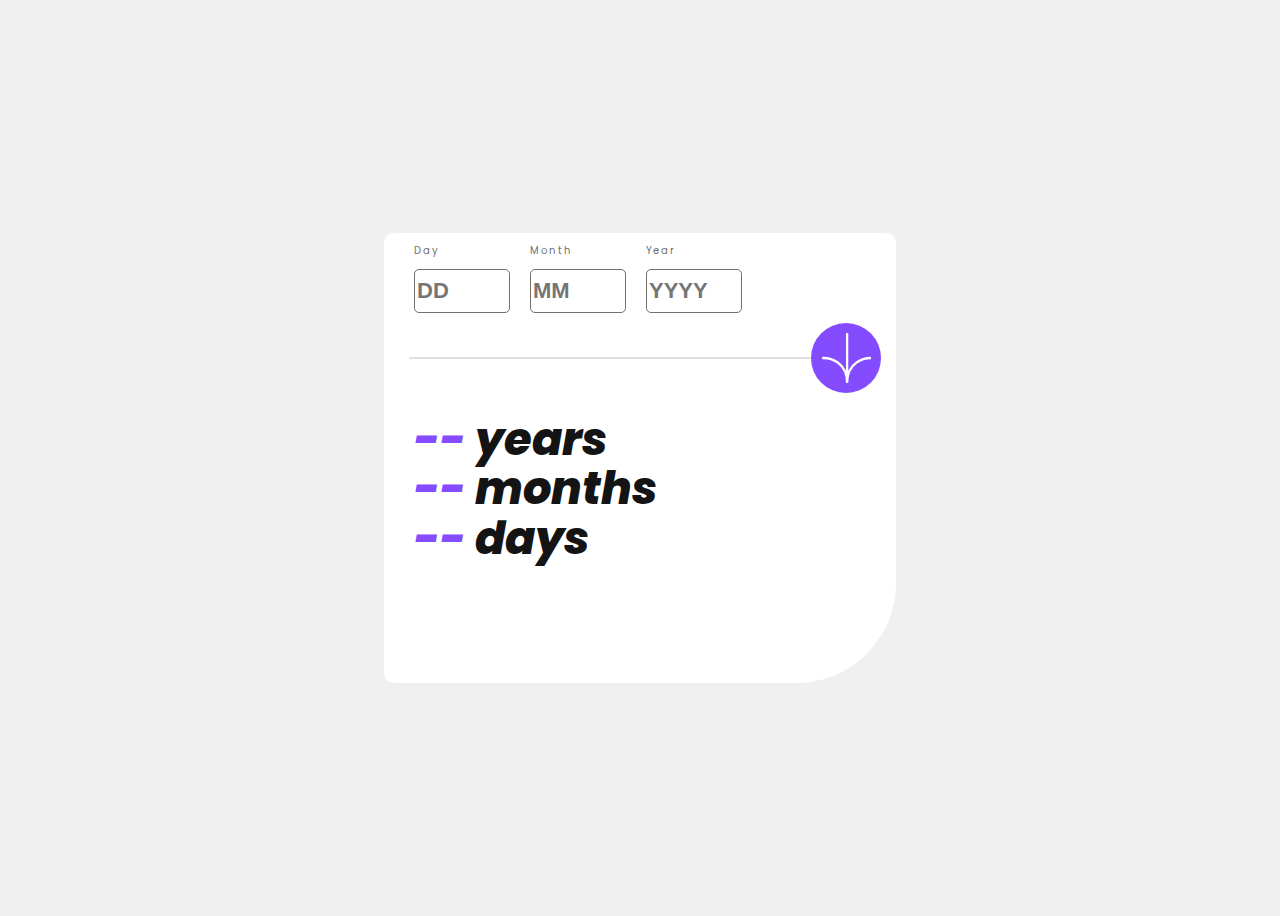
<file: age-calculator-app-main/index.html>
<!DOCTYPE html>
<html lang="en">

<head>
  <meta charset="UTF-8">
  <meta name="viewport" content="width=device-width, initial-scale=1.0">
  <!-- displays site properly based on user's device -->

  <link rel="icon" type="image/png" sizes="32x32" href="./assets/images/favicon-32x32.png">


  <title>Frontend Mentor | Age calculator app</title>

  <style>
    @import url('https://fonts.googleapis.com/css2?family=Poppins:ital,wght@0,100;0,200;0,300;0,400;0,500;0,600;0,700;0,800;0,900;1,100;1,200;1,300;1,400;1,500;1,600;1,700;1,800;1,900&display=swap');

    body {
      font-family: "Poppins", sans-serif;
      display: flex;
      justify-content: center;
      align-items: center;
      background-color: hsl(0, 0%, 94%);
      height: 100vh;
    }

    .container {
      display: flex;
      /* align-items: center; */
      background-color: hsl(0, 0%, 100%);
      min-height: 50vh;
      min-width: 40vw;
      flex-direction: column;
      border-radius: 10px 10px 100px 10px;
    }

    .header {
      display: flex;
      gap: 20px;
      margin-left: 30px;
    }

    .arrow {
      display: flex;
      justify-content: center;
      align-items: center;
      margin-left: 10px;
    }

    .arrow img {
      height: 50px;
      width: 50px;
      background-color: hsl(259, 100%, 65%);
      border-radius: 50%;
      padding: 10px;
      cursor: pointer;
    }


    .line {
      height: 2px;
      width: 80%;
      background-color: #e0e0e0;
    }

    input {
      border-radius: 5px;
      height: 40px;
      width: 90px;
      border: 1px solid hsl(0, 1%, 44%);
      font-size: 22px;
      font-weight: bold;
      cursor: pointer;
    }

    .header p {
      font-size: 10px;
      font-weight: 400;
      color: hsl(0, 1%, 44%);
      letter-spacing: 2px;
    }

    .main {
      font-weight: 800;
      font-size: 2.8rem;
      margin-left: 30px;
      font-style: italic;
      line-height: .3rem;
      color: hsl(0, 0%, 8%);
    }

    span {
      color: hsl(259, 100%, 65%);
    }
    img:hover{
      background-color: rgba(0, 0, 0, 0.792);
    }
    
@media screen and (max-width:600px) {
  input{
    width: 60px;
  }
  .line{
    position: relative;
    margin-top: 30px;
    width: 260px;
  }
  .arrow img{
          position: absolute;
          margin-top: 30px;
  }
  .container{
    min-height: 30vh;
  }
  .arrow{
    padding: 20px;
  }
  p :nth-child(1){
    width:90px;
  }
  p :nth-child(3){
    width: 90px;
  }
  p :nth-child(5){
    width:90px;
  }
  
}

  </style>
</head>

<body>
  <div class="container">
    <div class="header">
      <div class="day">
        <p> Day</p>
        <input class="Iday" type="text" placeholder="DD" required>
        <p> </p>
      </div>

      <div class="month">
        <p> Month</p>
        <input class="Imonth" type="text" placeholder="MM" required>
        <p> </p>
      </div>
      <div class="year">
        <p> Year</p>
        <input class="Iyear" type="text" placeholder="YYYY" required>
        <p> </p>
      </div>
    </div>
    <div class="arrow">
      <div class="line"></div>
      <img src="./assets/images/icon-arrow.svg" alt="">
    </div>
    <div class="main">
      <p><span>--</span> years</p>
      <p><span>--</span> months</p>
      <p><span>--</span> days</p>
    </div>
  </div>

  <script src="./script.js"></script>
</body>

</html>
</file>
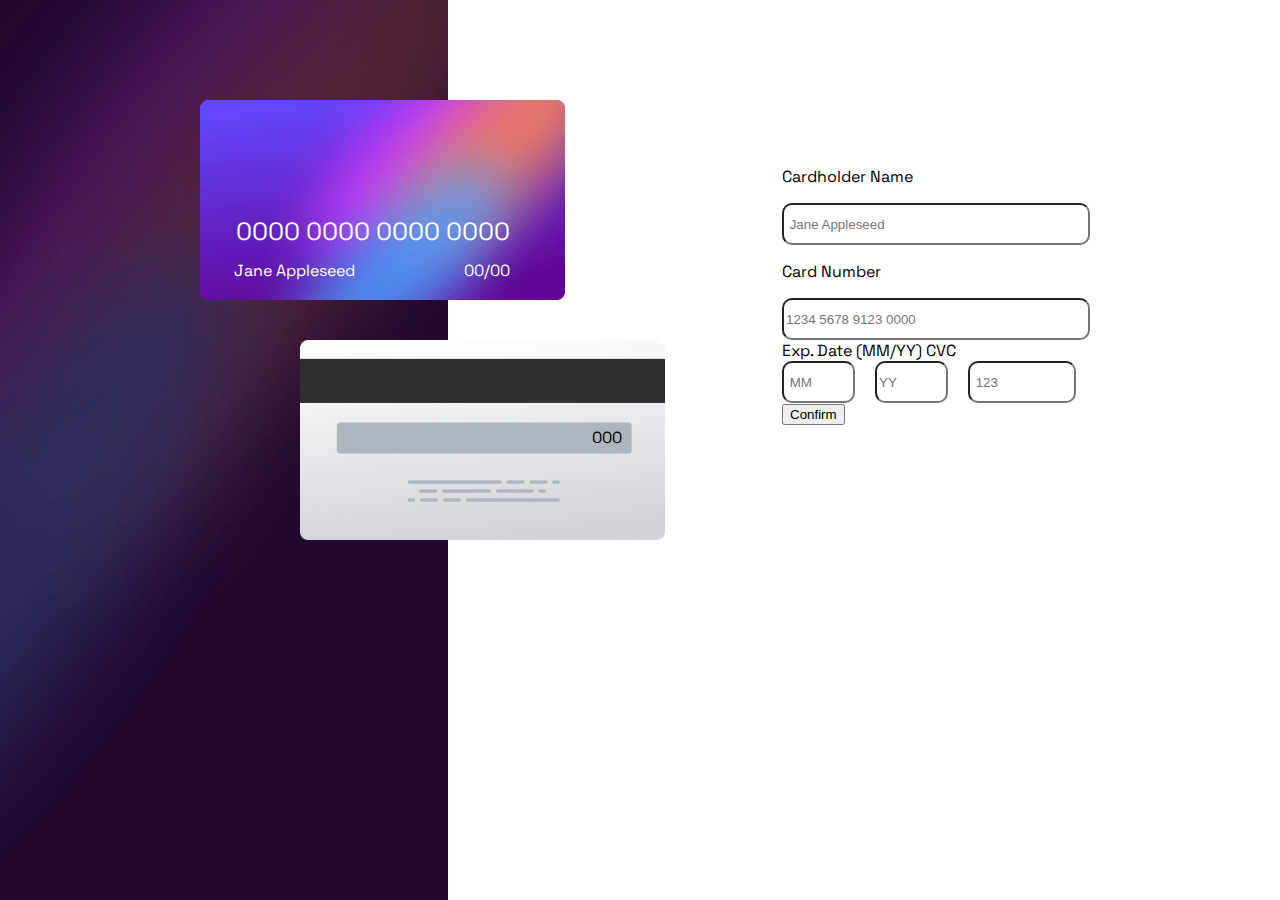
<file: interactive-card-details-form-main/index.html>
<!DOCTYPE html>
<html lang="en">

<head>
  <meta charset="UTF-8">
  <meta name="viewport" content="width=device-width, initial-scale=1.0">
  <!-- displays site properly based on user's device -->

  <link rel="icon" type="image/png" sizes="32x32" href="./images/favicon-32x32.png">

  <title>Frontend Mentor | Interactive card details form</title>
  <style>
    @import url('https://fonts.googleapis.com/css2?family=Space+Grotesk:wght@300..700&display=swap');

    body {
      font-family: "Space Grotesk";
      margin: 0;
      padding: 0;
    }

    .container {
      display: flex;
    }

    .bg {
      position: relative;
      height: 100vh;
      width: 35%;
    }

    .front {
      height: 200px;
      position: absolute;
      top: 100px;
      left: 200px;
    }

    .back {
      height: 200px;
      position: absolute;
      top: 340px;
      left: 300px;

    }

    .cno {
      position: absolute;
      top: 190px;
      left: 236px;
      color: white;
      font-size: 25px;
    }

    .name {
      position: absolute;
      top: 260px;
      left: 234px;
      color: white;
    }

    .exp {
      position: absolute;
      top: 260px;
      left: 464px;
      color: white;
    }

    .cvv {
      position: absolute;
      top: 427px;
      left: 592px;

    }

    .main {
      margin-left: 250px;
      margin-top: 150px;
    }

    .inputs {
      display: flex;
      gap: 20px;


    }

    .inputs :nth-child(1) {
      width: 65px;
      height: 36px;
      border-radius: 10px;
    }

    .inputs :nth-child(2) {
      width: 65px;
      height: 36px;
      border-radius: 10px;
    }

    .inputs :nth-child(3) {
      width: 100px;
      height: 36px;
      border-radius: 10px;
    }

    .cname , .cnum{
      width: 300px;
      height:36px ;
      border-radius: 10px;
    }

    
  </style>
</head>

<body>
  <div class="container">
    <img class="bg" src="./images/bg-main-desktop.png" alt="">
    <img class="back" src="./images/bg-card-back.png" alt="">
    <div class="card">
      <img class="logo" src="./images/card-logo.svg" alt="">
      <img class="front" src="./images/bg-card-front.png" alt="">
      <p class="cno"> 0000 0000 0000 0000</p>
      <span class="name"> Jane Appleseed</span>
      <span class="exp">00/00</span>
    </div>



    <span class="cvv">000</span>

    <div class="main">
      <p> Cardholder Name</p>
      <input class="cname" type="text" name="" id="" placeholder=" Jane Appleseed">


      <p>Card Number </p>
      <input class="cnum" type="text" placeholder="1234 5678 9123 0000">

      <div class="date">
        <span> Exp. Date (MM/YY)</span>
        <span>CVC</span>
        <div class="inputs">
          <input type="text" name="" id="" placeholder=" MM">

          <input type="text" name="" id="" placeholder="YY">
          <input type="text" placeholder=" 123">
        </div>
      </div>

      <button>Confirm</button>
    </div>
    <!-- Completed state start -->
    <!-- <div class="last">
      <p> Thank you!</p>
      <p> We've added your card details </p>
      <button>Continue</button>
    </div> -->
  </div>
</body>

</html>
</file>
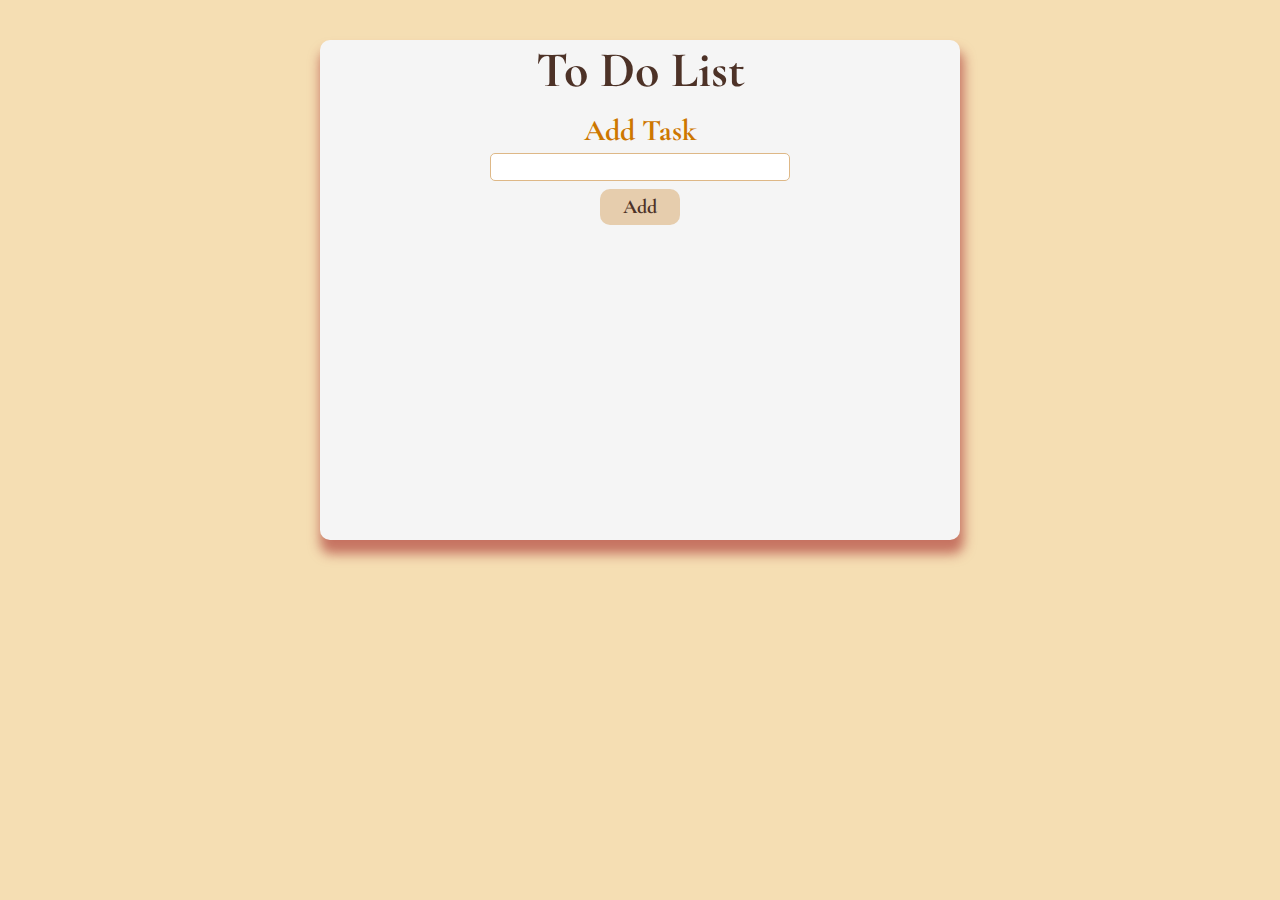
<file: 1.To-do-list.html>
<!DOCTYPE html>
<html lang="en">

<head>
    <meta charset="UTF-8">
    <meta name="viewport" content="width=device-width, initial-scale=1.0">
    <title>To do list</title>
    <link rel="stylesheet" href=" https://cdn.jsdelivr.net/npm/bootstrap@5.3.2/dist/css/bootstrap.min.css">

    <style>
        @import url('https://fonts.googleapis.com/css2?family=Cormorant+Garamond:ital,wght@0,300;0,400;0,500;0,600;0,700;1,300;1,400;1,500;1,600;1,700&family=Satisfy&display=swap');

        body {
            font-family: "Cormorant Garamond", serif;
            background-color: wheat;
            display: flex;
            justify-content: center;
            align-items: center;
        }


        .main {
            background-color: whitesmoke;
            min-height: 500px;
            min-width: 50vw;
            display: flex;
            flex-direction: column;
            align-items: center;
            box-shadow: 2px 12px 12px 2px rgba(165, 42, 42, 0.594);
            border-radius: 10px;
            margin-top: 40px;
        }

        button {
            font-family: "Cormorant Garamond", serif;
        }

        h1 {
            color: rgb(77, 50, 39);
            font-weight: 1000;
            font-size: 50px;
        }

        li {
            padding: 5px;
            list-style: decimal;
            display: flex;
            justify-content: center;
            align-items: center;
            min-width: 40vw;



        }

        .Edit {
            margin: 5px;
            border: none;
            background-color: #fff493c3;
            padding: 5px;
            border-radius: 5px;
            color: rgb(77, 50, 39);
            font-weight: 500;

        }

        label {
            font-weight: 700;
            font-size: 30px;
            color: #cd7700;
        }

        .add {
            color: rgb(77, 50, 39);
            background-color: rgba(222, 184, 135, 0.658);
            border: none;
            margin: 8px;
            font-size: 20px;
            font-weight: 800;
            padding: 3px;
            width: 80px;
            border-radius: 10px;
        }

        .add:hover {
            background-color: rgba(165, 42, 42, 0.596);
            color: white;
            box-shadow: 2px 2px 12px 2px rgba(165, 42, 42, 0.39);
        }


        input {
            width: 300px;

            border: 1px solid burlywood;
            border-radius: 5px;

        }

        .delete {
            border: none;
            background-color: #ff7f7f;
            padding: 5px;
            border-radius: 5px;
            color: white;
            font-weight: 500;
        }

        .Edit,
        .delete {
            margin-left: 20px;
        }

        span {
            font-size: 20px;
            font-weight: 800;
            min-width: 50%;
        }

        .update {
            border: none;
            background-color: #cefad0;
            padding: 5px;
            border-radius: 5px;
            color: rgb(77, 50, 39);
            font-weight: 500;
            margin: 5px;
        }

        .cancle {
            border: none;
            background-color: #ff7f7f;
            padding: 5px;
            border-radius: 5px;
            color: white;
            font-weight: 500;
            margin: 5px;

        }

        .checkBox {
            width: 20px;

            display: inline;
            height: 30px;
            margin-right: 10px;

        }
    </style>
</head>

<body>
    <div class="main">
        <h1>To Do List</h1>


        <label for="task">Add Task </label>
        <input type="text" id="task">
        <button class="add">Add</button>

        <ul>

        </ul>
    </div>

    <script>
        
       

        let input = document.querySelector("input");
        let addbtn = document.querySelector(".add");
        input.value = " ";

        addbtn.addEventListener("click", () => {
            if (input.value != " ") {

                add();
            }
        })

        //function for add button
        function add() {
            let editing = false;

            //random color generator!!
            let val1 = Math.ceil(0 + Math.random() * 255);
            let val2 = Math.ceil(0 + Math.random() * 255);
            let val3 = Math.ceil(0 + Math.random() * 255);


            let newLi = document.createElement("li");
            console.log(newLi);
            //checkbox creator!!
            let check = document.createElement("input");
            check.setAttribute("type", "checkbox");
            let text = document.createElement("span");


            let editBtn = document.createElement("button");
            let deleteBtn = document.createElement("button");

            let ul = document.querySelector("ul");
            text.innerText = input.value;

            text.style.color = `rgb(${val1}, ${val2}, ${val3})`;
            ul.append(newLi);
            newLi.prepend(check);
            input.value = " ";
            check.classList.add("checkBox");
            newLi.append(text);
            editBtn.classList.add("Edit");
            deleteBtn.classList.add("delete");
            editBtn.innerHTML = "Edit";
            deleteBtn.innerHTML = "Delete";
            newLi.append(editBtn);
            newLi.append(deleteBtn);


            //add the delete function
            function deleted() {
                newLi.remove();
            }
            deleteBtn.addEventListener("click", () => {
                deleted();
            })



            //write the edit function
            function edited() {
                if (editing == false) {
                    editing = true;

                    let editInput = document.createElement("input");
                    let update = document.createElement("button");
                    let cancle = document.createElement("button");
                    update.classList.add("update");
                    cancle.classList.add("cancle");
                    update.innerHTML = "Update";
                    cancle.innerHTML = "Cancle";
                    ul.append(editInput);
                    editInput.after(cancle);
                    editInput.after(update);

                    editInput.value = text.innerText;


                    //write the update function
                    function updated() {
                        text.innerHTML = editInput.value;
                        editInput.remove();
                        cancle.remove();
                        update.remove();
                        editing = false;

                    }

                    update.addEventListener("click", () => {
                        updated();
                    })

                    //write the cancle function
                    function cancled() {
                        editInput.remove();
                        cancle.remove();
                        update.remove();
                        editing = false;
                    }
                    cancle.addEventListener("click", () => {
                        cancled();
                    })
                }
            }


            editBtn.addEventListener("click", () => {
                edited();
            })



            check.addEventListener("click", () => {
                if (check.checked) {
                    text.style.textDecoration = "line-through";
                } else {
                    text.style.textDecoration = "none";
                }
            })
        }
    </script>
</body>

</html>
</file>
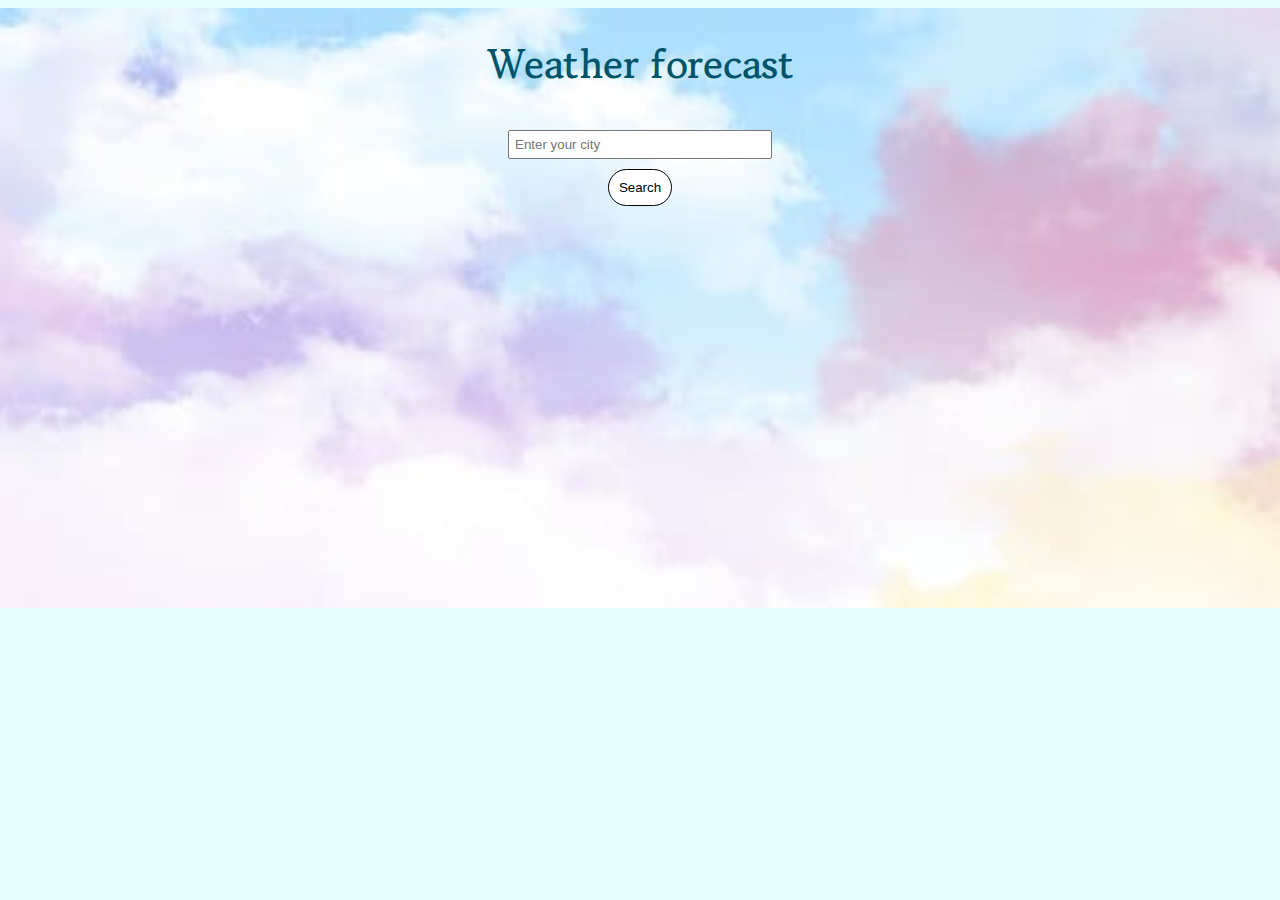
<file: 2.Weather.html>
<!DOCTYPE html>
<html lang="en">

<head>
    <meta charset="UTF-8">
    <meta name="viewport" content="width=device-width, initial-scale=1.0">
    <title>Weather</title>
    <style>
        @import url('https://fonts.googleapis.com/css2?family=Gowun+Batang&display=swap');

        .container{
            display: flex;
            /* justify-content: center; */
            align-items: center;
            width: 600px;
            height: 600px;  
            flex-direction: column;
            position: absolute;
        }
        body {
            background-color: #c6fcff7a;
            font-family: "Gowun Batang";
            display: flex;
            justify-content: center;
            align-items: center;    
        }
        h1 {
            color: #005469;
            font-size: 40px;
            font-weight: bold;   
        }
        img{
            object-fit: contain;
            height: 600px;
            position: relative;
        }
        input{
            margin: 10px;
            padding: 5px;
            width:250px ;
        }
        button{
            background-color: white;
            border: 1px solid black;
            padding: 10px;
            border-radius: 100px;
        }
        button:hover{
           background-color: #d1ffbd;
        }
        .weatherinfo{
            display: flex;
            gap: 10px;
        }
    </style>
</head>

<body>
    <img src="./weather.jpeg" alt="">
    <div class="container">
        <h1>Weather forecast</h1>
        <input type="text" placeholder="Enter your city">
        <button id="btn" onclick="getWeather()">Search</button>
        <div class="data">
        </div>
    </div>

    <script>
        //create an async function!
        async function getWeather() {
            let apiKey = "64b71db2b9ac2e33740181245642c47a";
            let cityInput = document.querySelector("input");
            let weatherData = document.querySelector(".data");
            let apiUrl = `https://api.openweathermap.org/data/2.5/weather?q=${cityInput.value}&appid=${apiKey}&units=metric`;
            if (cityInput.value == '') {
                alert("Plz enter city name!!");
                return;
            }
            try {
                const response = await fetch(apiUrl);
                let data = await response.json();
                console.log(data);
                if (data.cod == '404') {
                    alert("City not Found!! plz enter valid city name!!");
                    return;
                }
                weatherData.innerHTML = `<h2>${data.name}, ${data.sys.country}</h2>
                <div class = "weatherinfo">
                <p class="temp">Temp : ${data.main.temp}°C</p>
                <p class = "cloud">cloud : ${data.weather[0].description}</p>
                <p class ="humidity">Humidity : ${data.main.humidity}%</p> </div>`;
            } catch (error) {
                console.log("Oops Error occured!!");
            }

        }
    </script>
</body>

</html>
</file>
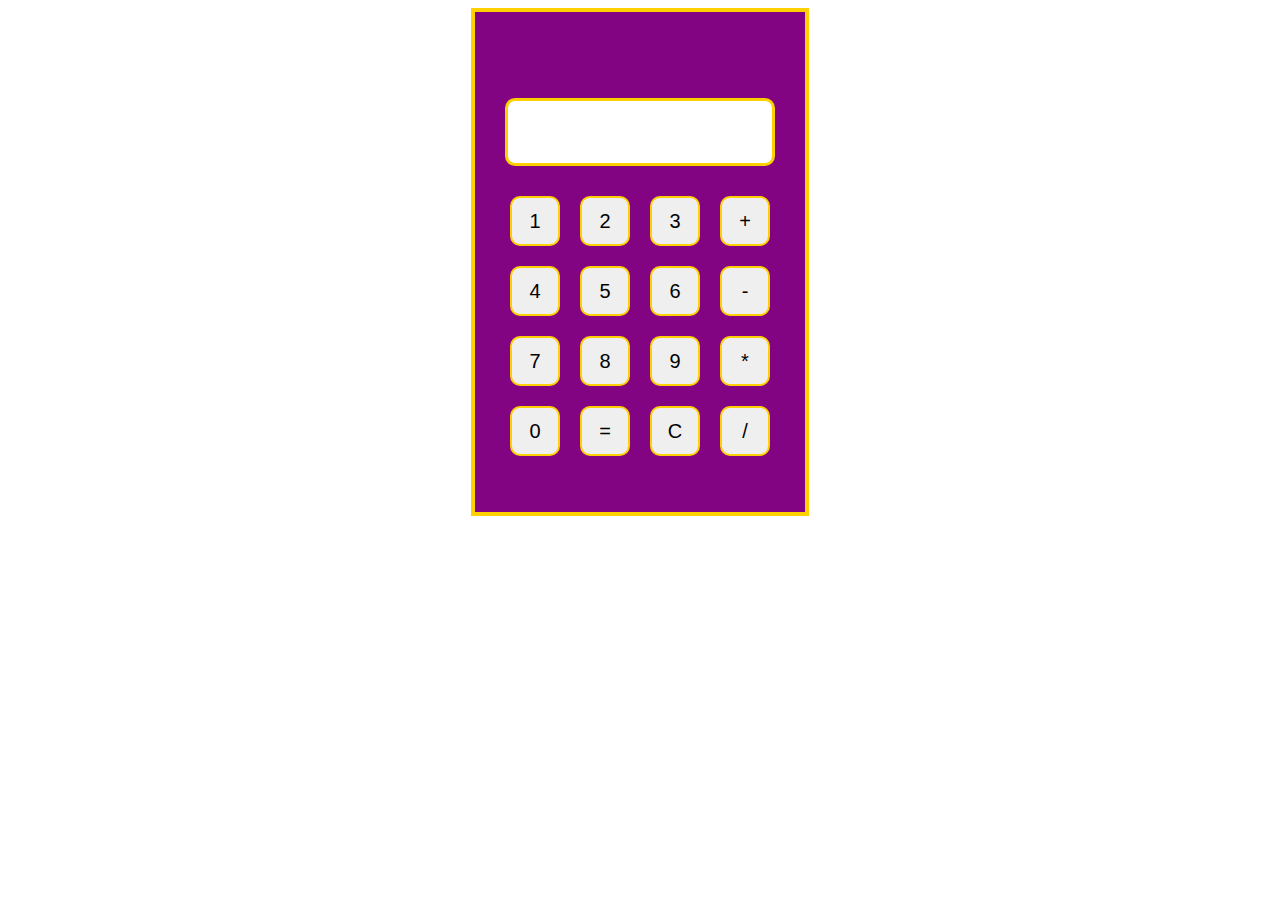
<file: 3.calculator.html>
<!DOCTYPE html>
<html lang="en">

<head>
    <meta charset="UTF-8">
    <meta name="viewport" content="width=device-width, initial-scale=1.0">
    <title>CALCULATOR</title>
    <style>
        body {
            display: flex;
            justify-content: center;
            align-items: center;
        }

        .container {
            display: flex;
            justify-content: center;
            align-items: center;
            height: 500px;
            flex-direction: column;
            background-color: rgba(128, 0, 128, 0.984);
            border: 4px solid #fed000;
        }

        .main {
            display: grid;
            grid-template-columns: 1fr 1fr 1fr 1fr;
            gap: 20px;
        }

        .box {
            height: 50px;
            width: 50px;
            font-size: 20px;
            border: 2.5px solid #fed000;
            border-radius: 10px;
        }

        .box:hover {

            background-color: #fdfd96;
        }

        input {
            width: 260px;
            height: 60px;
            margin: 30px;
            border: 3.5px solid #fed000;
            border-radius: 10px;
            font-size: 20px;
        }
    </style>
</head>

<body>
    <div class="container">

        <input type="text">
        <div class="main">
            <button class="box" onclick="appendToDisplay('1')">1</button>
            <button class="box" onclick="appendToDisplay('2')">2</button>
            <button class="box" onclick="appendToDisplay('3')">3</button>
            <button class="box" onclick="appendToDisplay('+')">+</button>
            <button class="box" onclick="appendToDisplay('4')">4</button>
            <button class="box" onclick="appendToDisplay('5')">5</button>
            <button class="box" onclick="appendToDisplay('6')">6</button>
            <button class="box" onclick="appendToDisplay('-')">-</button>
            <button class="box" onclick="appendToDisplay('7')">7</button>
            <button class="box" onclick="appendToDisplay('8')">8</button>
            <button class="box" onclick="appendToDisplay('9')">9</button>
            <button class="box" onclick="appendToDisplay('*')">*</button>
            <button class="box" onclick="appendToDisplay('0')">0</button>
            <button class="box" onclick="calculate()">=</button>
            <button class="box" onclick="clr()">C</button>
            <button class="box" onclick="appendToDisplay('/')">/</button>
        </div>
    </div>





    <script>
        let input = document.querySelector("input");
        let btn = document.querySelectorAll(".box");


        function appendToDisplay(val) {
            input.value = input.value + val;
        }

        function calculate() {
            let result = eval(input.value);
            if (result == undefined) {
                return;
            }
            else {
                input.value = result;
            }
        }

        function clr() {
            input.value = " ";

        }




    </script>
</body>

</html>
</file>
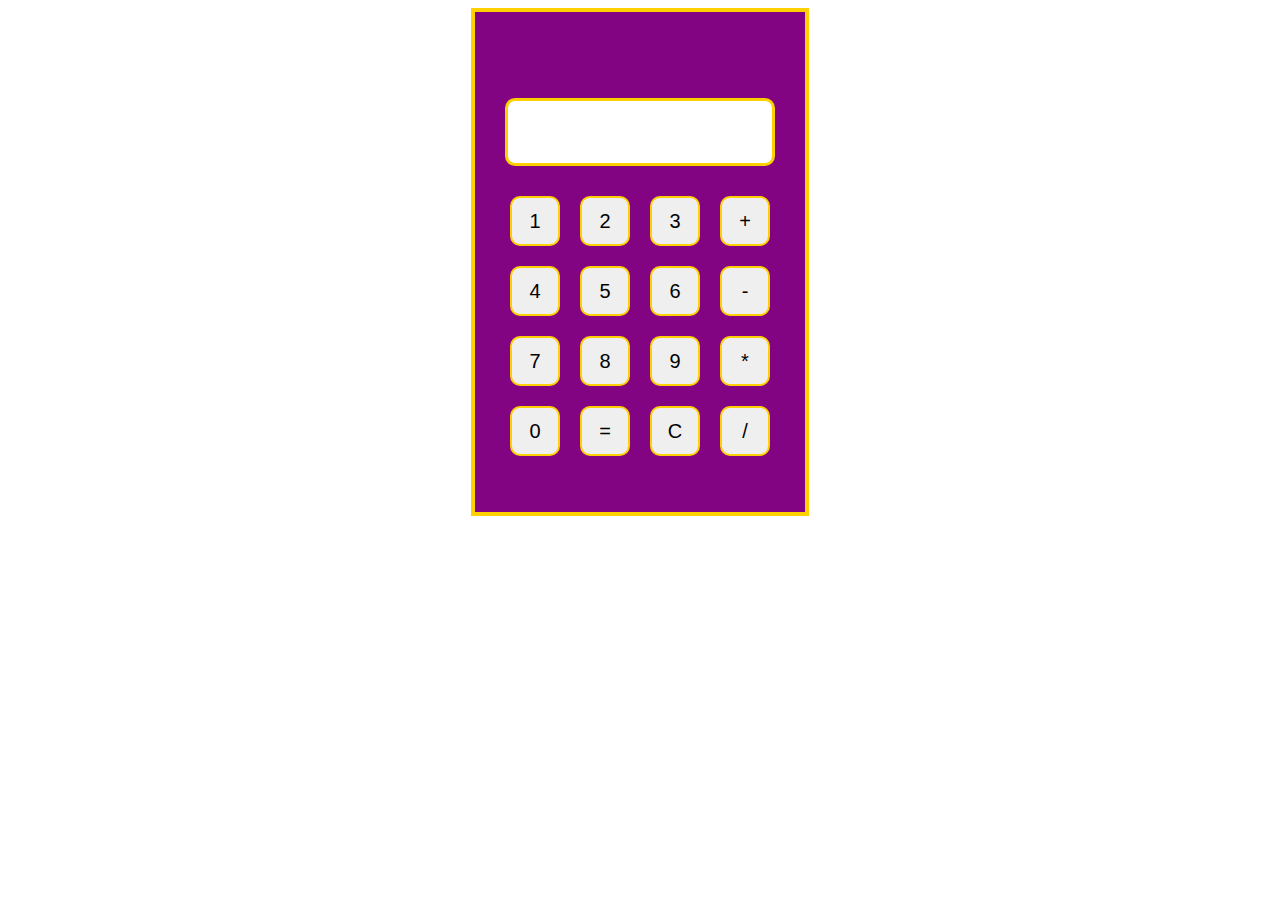
<file: calculator.html>
<!DOCTYPE html>
<html lang="en">

<head>
    <meta charset="UTF-8">
    <meta name="viewport" content="width=device-width, initial-scale=1.0">
    <title>CALCULATOR</title>
    <style>
        body {
            display: flex;
            justify-content: center;
            align-items: center;
        }

        .container {
            display: flex;
            justify-content: center;
            align-items: center;
            height: 500px;
            flex-direction: column;
            background-color: rgba(128, 0, 128, 0.984);
            border: 4px solid #fed000;
        }

        .main {
            display: grid;
            grid-template-columns: 1fr 1fr 1fr 1fr;
            gap: 20px;
        }

        .box {
            height: 50px;
            width: 50px;
            font-size: 20px;
            border: 2.5px solid #fed000;
            border-radius: 10px;
        }

        .box:hover {

            background-color: #fdfd96;
        }

        input {
            width: 260px;
            height: 60px;
            margin: 30px;
            border: 3.5px solid #fed000;
            border-radius: 10px;
        }
    </style>
</head>

<body>
    <div class="container">

        <input type="text">
        <div class="main">
            <button class="box" onclick="appendToDisplay('1')">1</button>
            <button class="box" onclick="appendToDisplay('2')">2</button>
            <button class="box" onclick="appendToDisplay('3')">3</button>
            <button class="box" onclick="appendToDisplay('+')">+</button>
            <button class="box" onclick="appendToDisplay('4')">4</button>
            <button class="box" onclick="appendToDisplay('5')">5</button>
            <button class="box" onclick="appendToDisplay('6')">6</button>
            <button class="box" onclick="appendToDisplay('-')">-</button>
            <button class="box" onclick="appendToDisplay('7')">7</button>
            <button class="box" onclick="appendToDisplay('8')">8</button>
            <button class="box" onclick="appendToDisplay('9')">9</button>
            <button class="box" onclick="appendToDisplay('*')">*</button>
            <button class="box" onclick="appendToDisplay('0')">0</button>
            <button class="box" onclick="calculate()">=</button>
            <button class="box" onclick="clr()">C</button>
            <button class="box" onclick="appendToDisplay('/')">/</button>
        </div>
    </div>





    <script>
        let input = document.querySelector("input");
        let btn = document.querySelectorAll(".box");


        function appendToDisplay(val) {
            input.value = input.value + val;
        }

        function calculate() {
            let result = eval(input.value);
            if (result == undefined) {
                return;
            }
            else {
                input.value = result;
            }
        }

        function clr() {
            input.value = " ";

        }




    </script>
</body>

</html>
</file>
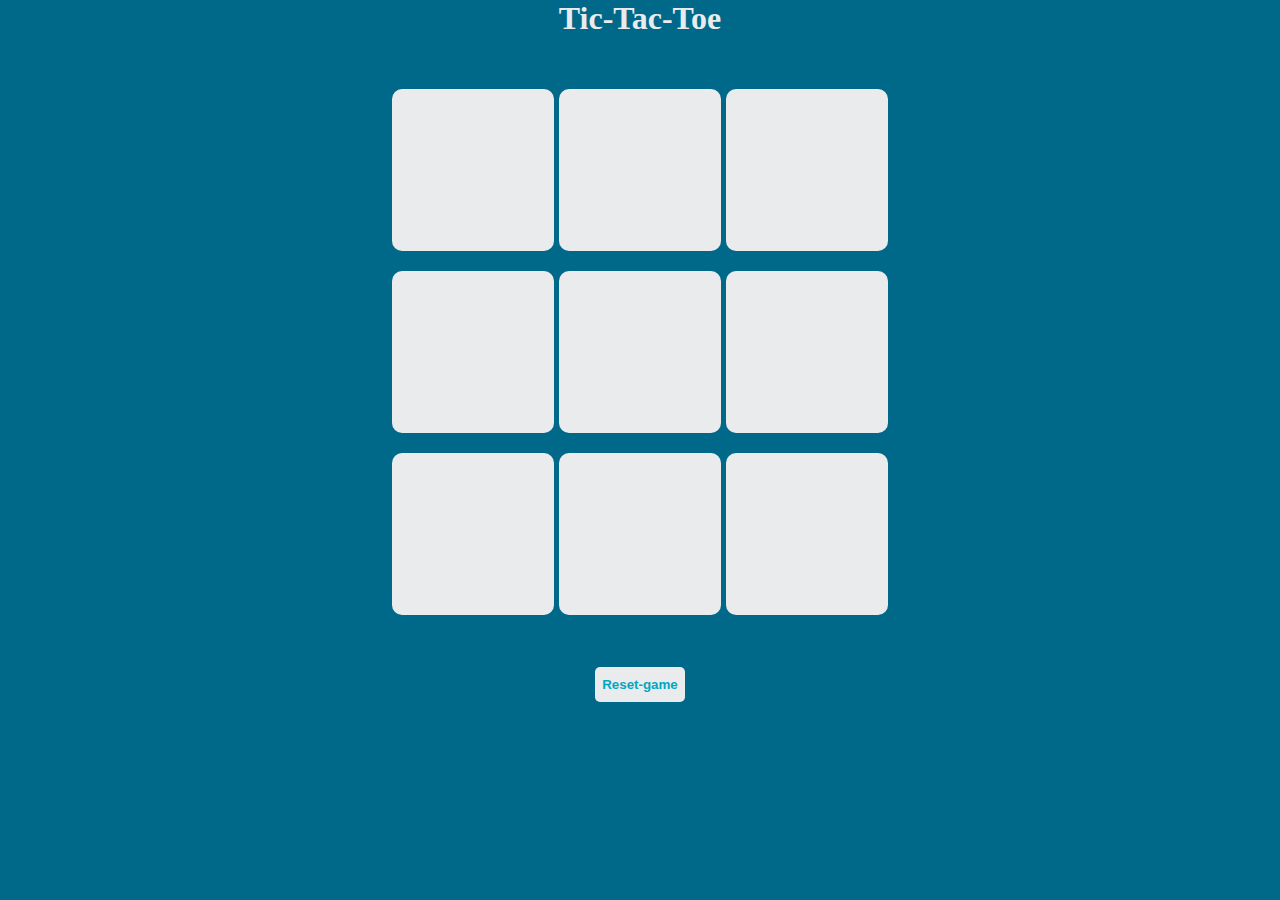
<file: tic-tac-toe/tic.html>
<!DOCTYPE html>
<html lang="en">

<head>
    <meta charset="UTF-8">
    <meta name="viewport" content="width=device-width, initial-scale=1.0">
    <title>Tic-Tac-Toe</title>
    <link rel="stylesheet" href="style.css">
</head>

<body>
    <div class="msg-container hide">
        <p id="msg">Winner</p>
        <button id="new">New-Game</button>
    </div>
    <h1>Tic-Tac-Toe</h1>
    <div class="container">

        <div class="game">
            <button class="box"></button>
            <button class="box"></button>
            <button class="box"></button>
            <button class="box"></button>
            <button class="box"></button>
            <button class="box"></button>
            <button class="box"></button>
            <button class="box"></button>
            <button class="box"></button>
        </div>

    </div>
    <button id="reset">Reset-game</button>
    <script src="script.js"></script>
</body>

</html>
</file>
<file: tic-tac-toe/style.css>
* {
    margin: 0;
    padding: 0;
}

body {
    background-color: #006989;
    text-align: center;
}

h1 {
    color: #EAEBED;
}

.container {
    height: 70vh;
    display: flex;
    align-items: center;
    justify-content: center;

}

.game {
    height: 60vmin;
    width: 60vmin;
    display: flex;
    flex-wrap: wrap;
    align-items: center;
    justify-content: center;
    gap: 5px;

}

.box {
    height: 18vmin;
    width: 18vmin;
    background-color: #EAEBED;
    border-radius: 10px;
    border: none;
    /* box-shadow:  5px 5px 35px rgba(245, 245, 245, 0.406); */
    color: #01A7C2;
    font-size: 60px;

}

#reset {
    border-radius: 5px;
    height: 35px;
    width: 90px;
    border: none;
    background-color: #EAEBED;
    color: #01A7C2;
    font-weight: bold;
}

#new {
    border-radius: 5px;
    height: 35px;
    width: 90px;
    border: none;
    background-color: #EAEBED;
    color: #01A7C2;
    font-weight: bold;
}

#msg{
    color: #EAEBED;
    font-size: 5vmin;
}

.msg-container{
    height: 30vmin;
    
}

.hide{
    display: none;
}
</file>
